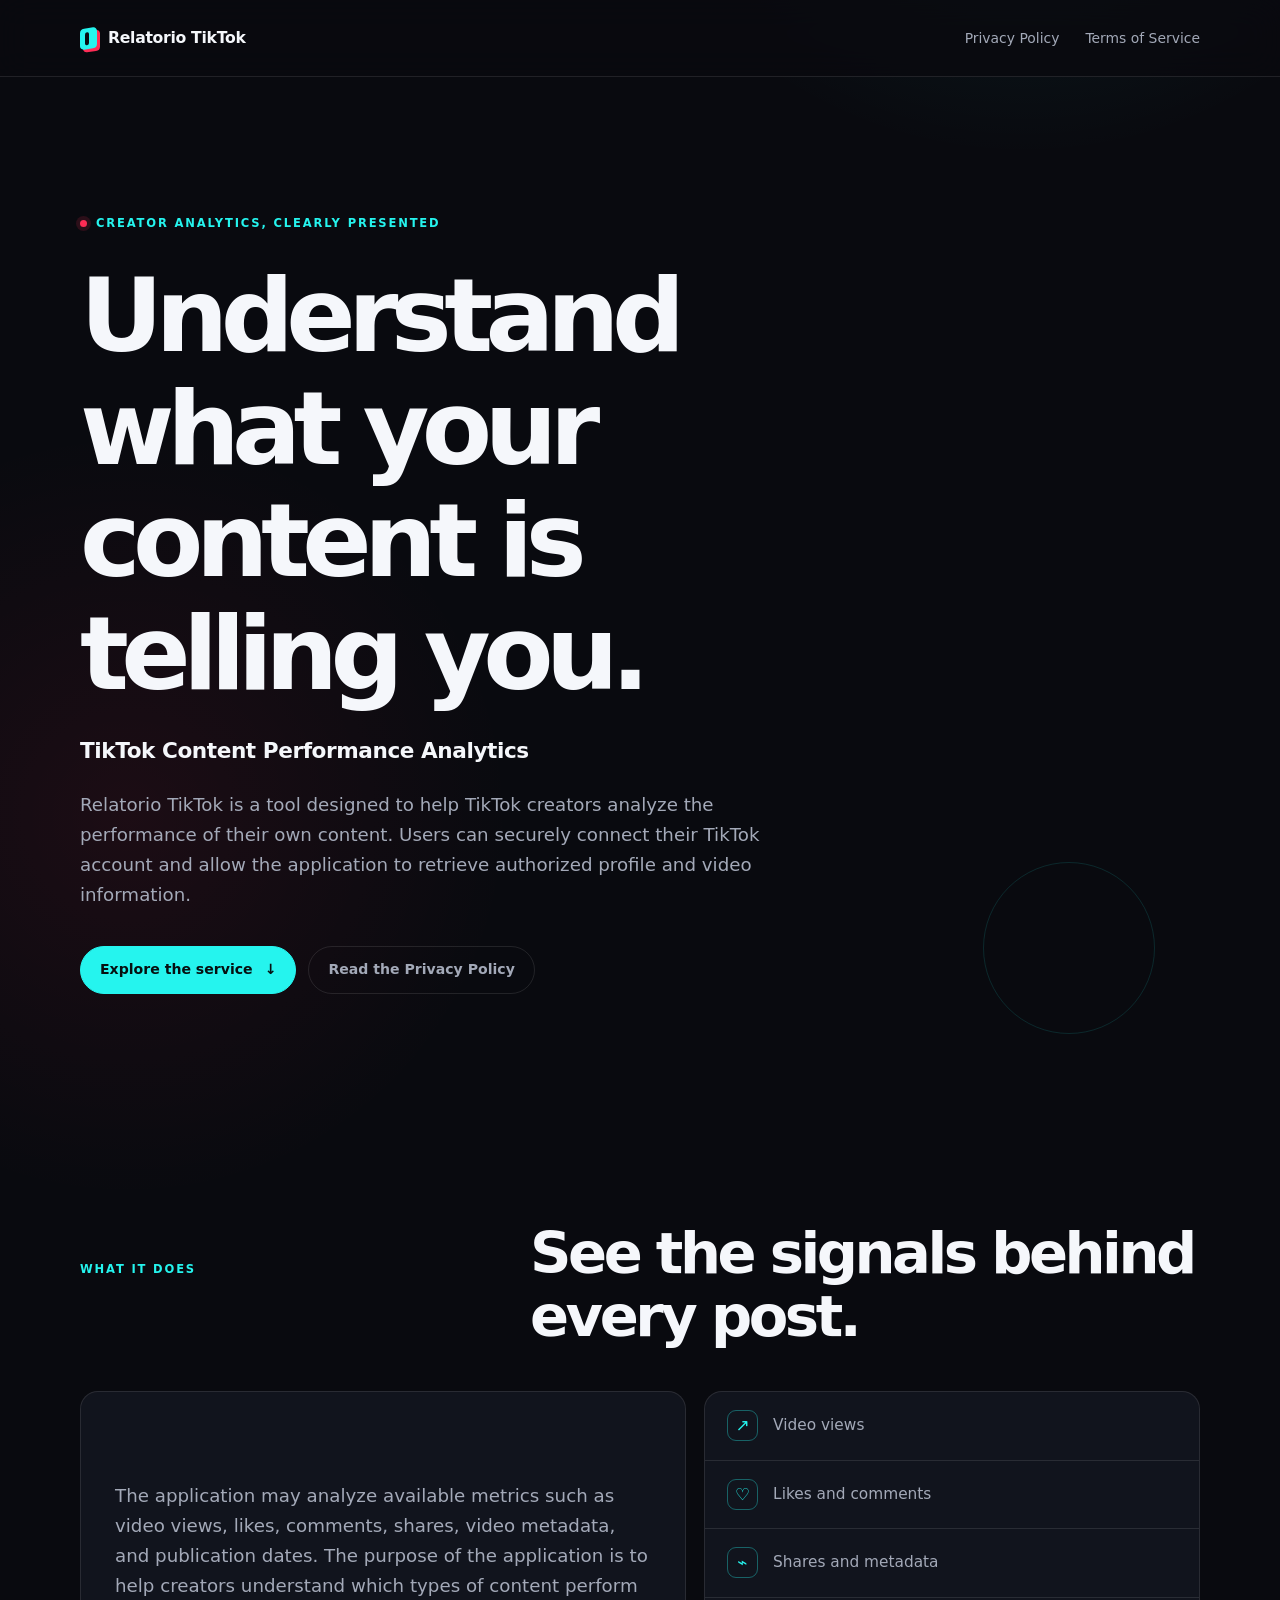
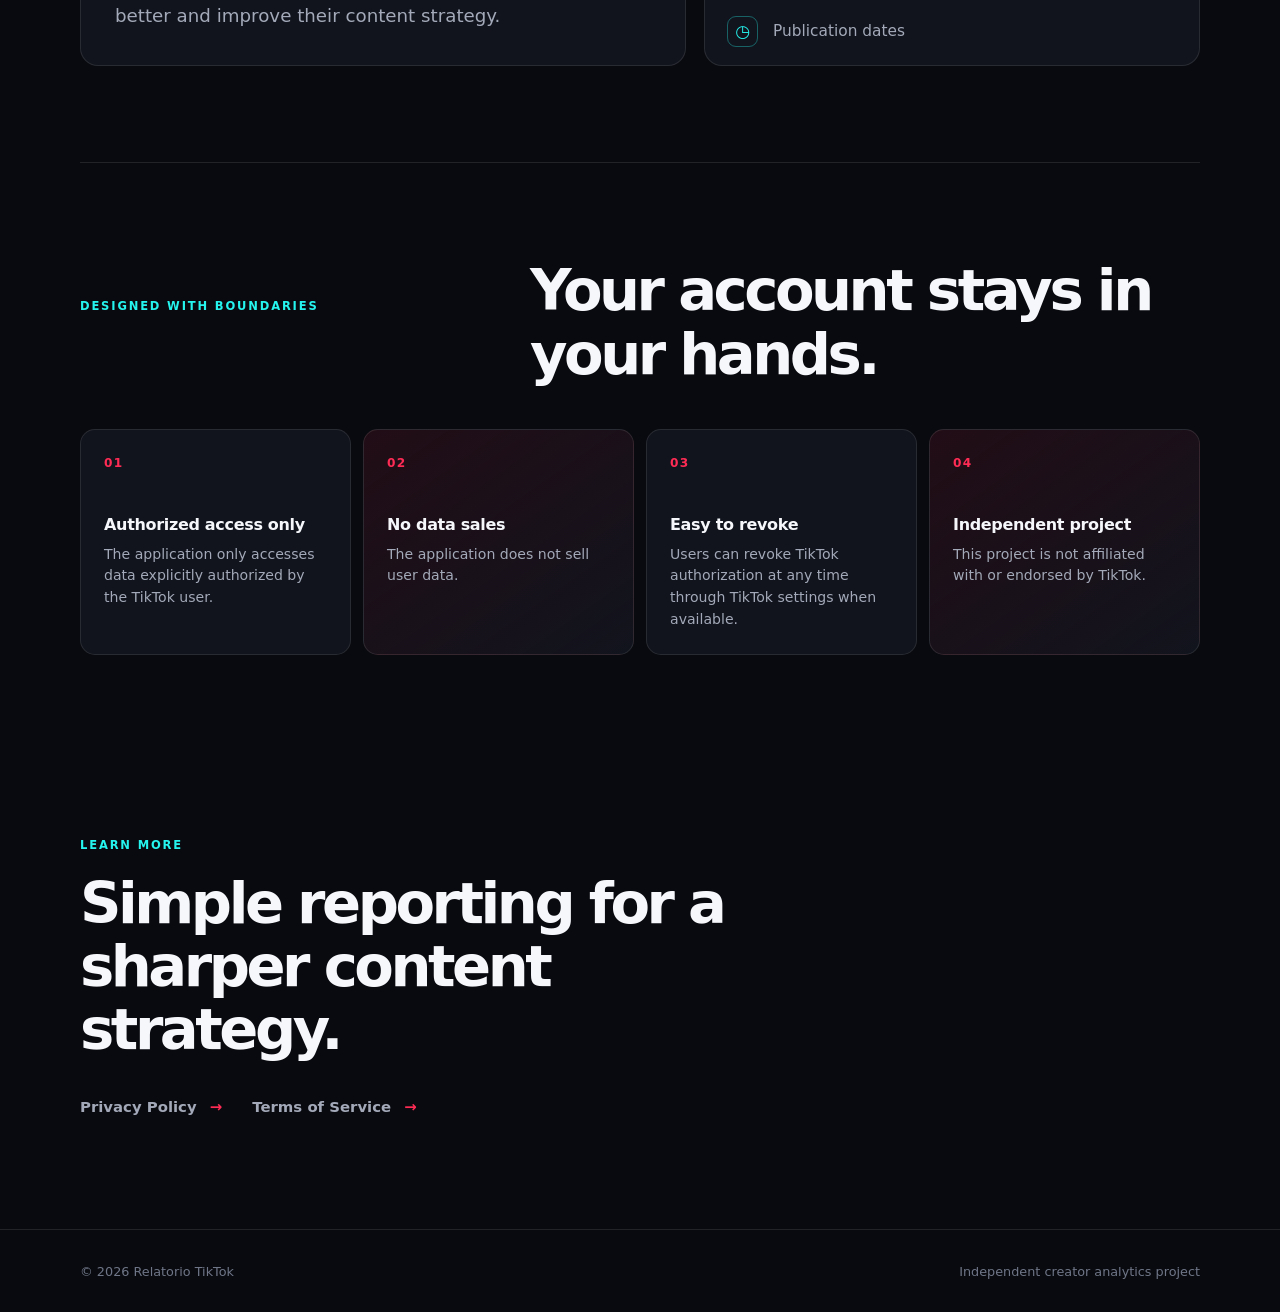
<file: index.html>
<!doctype html>
<html lang="en">
  <head>
    <meta charset="utf-8">
    <meta name="viewport" content="width=device-width, initial-scale=1">
    <meta name="description" content="Relatorio TikTok — TikTok Content Performance Analytics.">
    <title>Relatorio TikTok | Content Performance Analytics</title>
    <link rel="stylesheet" href="style.css">
  </head>
  <body>
    <header class="site-header">
      <div class="container nav-wrap">
        <a class="brand" href="index.html" aria-label="Relatorio TikTok home">
          <span class="brand-mark" aria-hidden="true"><span></span></span>
          <span>Relatorio TikTok</span>
        </a>
        <nav class="site-nav" aria-label="Primary navigation">
          <a href="privacy.html">Privacy Policy</a>
          <a href="terms.html">Terms of Service</a>
        </nav>
      </div>
    </header>

    <main>
      <section class="hero container">
        <div class="eyebrow"><span class="eyebrow-dot" aria-hidden="true"></span> Creator analytics, clearly presented</div>
        <h1>Understand what your content is telling you.</h1>
        <p class="hero-subtitle">TikTok Content Performance Analytics</p>
        <p class="hero-copy">
          Relatorio TikTok is a tool designed to help TikTok creators analyze the performance of their own content.
          Users can securely connect their TikTok account and allow the application to retrieve authorized profile and video information.
        </p>
        <div class="hero-actions">
          <a class="button button-primary" href="#about">Explore the service <span aria-hidden="true">↓</span></a>
          <a class="button button-secondary" href="privacy.html">Read the Privacy Policy</a>
        </div>
      </section>

      <section id="about" class="section container">
        <div class="section-heading">
          <p class="kicker">What it does</p>
          <h2>See the signals behind every post.</h2>
        </div>
        <div class="content-grid">
          <div class="panel panel-main">
            <p>
              The application may analyze available metrics such as video views, likes, comments, shares, video metadata,
              and publication dates. The purpose of the application is to help creators understand which types of content
              perform better and improve their content strategy.
            </p>
          </div>
          <div class="metric-list" aria-label="Available analytics examples">
            <div class="metric"><span class="metric-icon" aria-hidden="true">↗</span><span>Video views</span></div>
            <div class="metric"><span class="metric-icon" aria-hidden="true">♡</span><span>Likes and comments</span></div>
            <div class="metric"><span class="metric-icon" aria-hidden="true">⌁</span><span>Shares and metadata</span></div>
            <div class="metric"><span class="metric-icon" aria-hidden="true">◷</span><span>Publication dates</span></div>
          </div>
        </div>
      </section>

      <section class="section section-border container">
        <div class="section-heading">
          <p class="kicker">Designed with boundaries</p>
          <h2>Your account stays in your hands.</h2>
        </div>
        <div class="principles-grid">
          <article class="principle">
            <div class="principle-number">01</div>
            <h3>Authorized access only</h3>
            <p>The application only accesses data explicitly authorized by the TikTok user.</p>
          </article>
          <article class="principle">
            <div class="principle-number">02</div>
            <h3>No data sales</h3>
            <p>The application does not sell user data.</p>
          </article>
          <article class="principle">
            <div class="principle-number">03</div>
            <h3>Easy to revoke</h3>
            <p>Users can revoke TikTok authorization at any time through TikTok settings when available.</p>
          </article>
          <article class="principle">
            <div class="principle-number">04</div>
            <h3>Independent project</h3>
            <p>This project is not affiliated with or endorsed by TikTok.</p>
          </article>
        </div>
      </section>

      <section class="closing container">
        <p class="kicker">Learn more</p>
        <h2>Simple reporting for a sharper content strategy.</h2>
        <div class="closing-links">
          <a href="privacy.html">Privacy Policy <span aria-hidden="true">→</span></a>
          <a href="terms.html">Terms of Service <span aria-hidden="true">→</span></a>
        </div>
      </section>
    </main>

    <footer class="site-footer">
      <div class="container footer-wrap">
        <p>© 2026 Relatorio TikTok</p>
        <p>Independent creator analytics project</p>
      </div>
    </footer>
  </body>
</html>
</file>
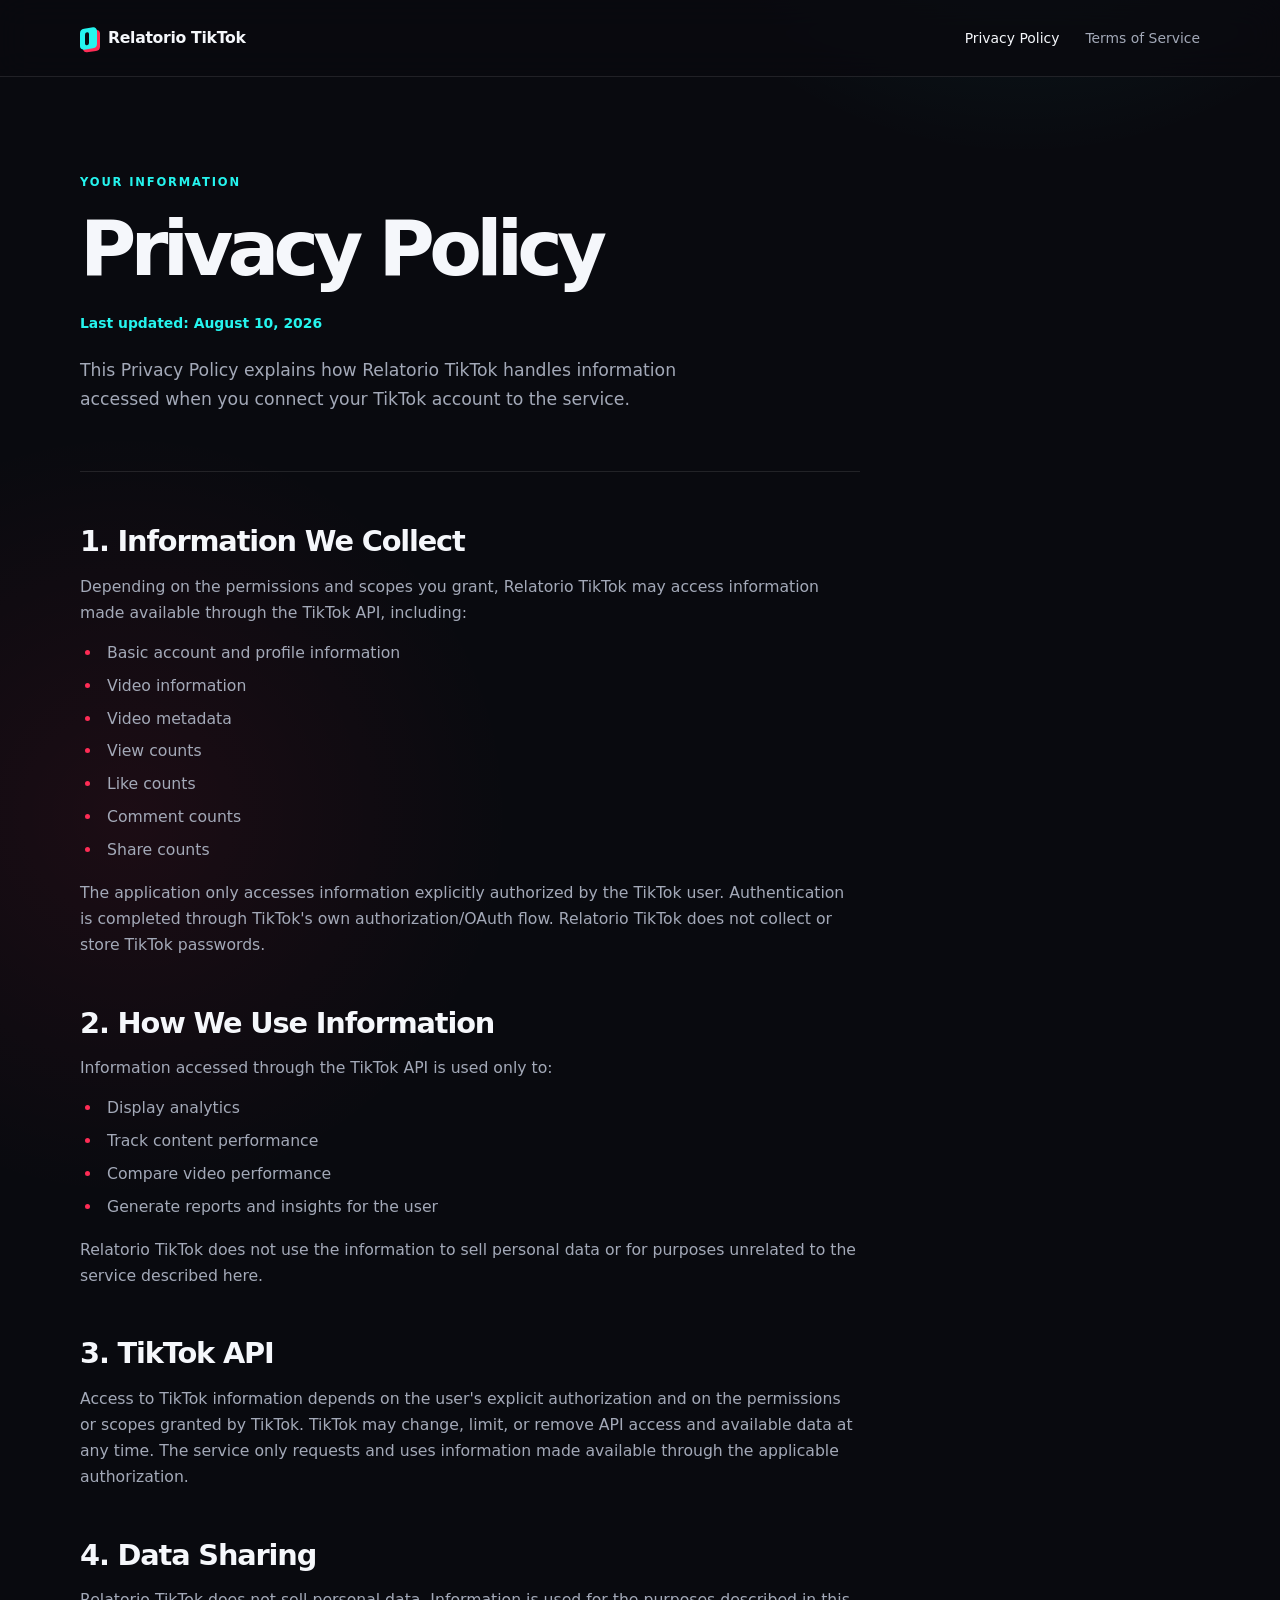
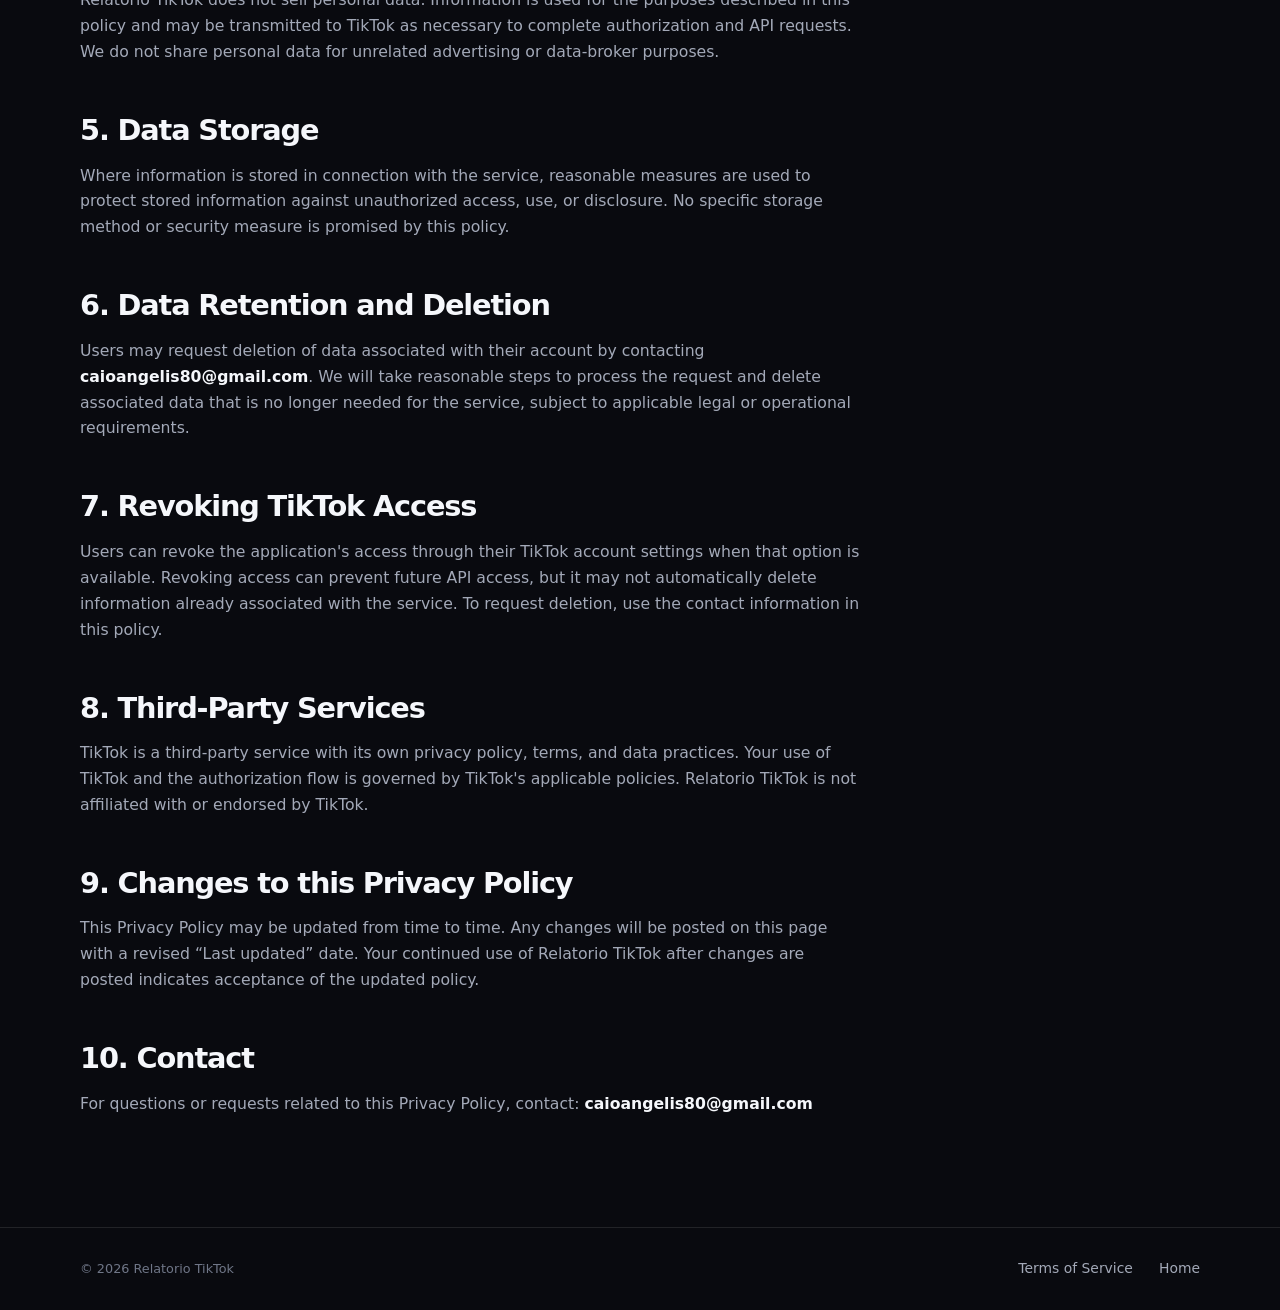
<file: privacy.html>
<!doctype html>
<html lang="en">
  <head>
    <meta charset="utf-8">
    <meta name="viewport" content="width=device-width, initial-scale=1">
    <meta name="description" content="Privacy Policy for Relatorio TikTok.">
    <title>Privacy Policy | Relatorio TikTok</title>
    <link rel="stylesheet" href="style.css">
  </head>
  <body>
    <header class="site-header">
      <div class="container nav-wrap">
        <a class="brand" href="index.html" aria-label="Relatorio TikTok home">
          <span class="brand-mark" aria-hidden="true"><span></span></span>
          <span>Relatorio TikTok</span>
        </a>
        <nav class="site-nav" aria-label="Primary navigation">
          <a href="privacy.html" aria-current="page">Privacy Policy</a>
          <a href="terms.html">Terms of Service</a>
        </nav>
      </div>
    </header>

    <main class="legal-page container">
      <div class="legal-intro">
        <p class="kicker">Your information</p>
        <h1>Privacy Policy</h1>
        <p class="last-updated">Last updated: August 10, 2026</p>
        <p>This Privacy Policy explains how Relatorio TikTok handles information accessed when you connect your TikTok account to the service.</p>
      </div>

      <article class="legal-content">
        <section>
          <h2>1. Information We Collect</h2>
          <p>Depending on the permissions and scopes you grant, Relatorio TikTok may access information made available through the TikTok API, including:</p>
          <ul>
            <li>Basic account and profile information</li>
            <li>Video information</li>
            <li>Video metadata</li>
            <li>View counts</li>
            <li>Like counts</li>
            <li>Comment counts</li>
            <li>Share counts</li>
          </ul>
          <p>The application only accesses information explicitly authorized by the TikTok user. Authentication is completed through TikTok's own authorization/OAuth flow. Relatorio TikTok does not collect or store TikTok passwords.</p>
        </section>

        <section>
          <h2>2. How We Use Information</h2>
          <p>Information accessed through the TikTok API is used only to:</p>
          <ul>
            <li>Display analytics</li>
            <li>Track content performance</li>
            <li>Compare video performance</li>
            <li>Generate reports and insights for the user</li>
          </ul>
          <p>Relatorio TikTok does not use the information to sell personal data or for purposes unrelated to the service described here.</p>
        </section>

        <section>
          <h2>3. TikTok API</h2>
          <p>Access to TikTok information depends on the user's explicit authorization and on the permissions or scopes granted by TikTok. TikTok may change, limit, or remove API access and available data at any time. The service only requests and uses information made available through the applicable authorization.</p>
        </section>

        <section>
          <h2>4. Data Sharing</h2>
          <p>Relatorio TikTok does not sell personal data. Information is used for the purposes described in this policy and may be transmitted to TikTok as necessary to complete authorization and API requests. We do not share personal data for unrelated advertising or data-broker purposes.</p>
        </section>

        <section>
          <h2>5. Data Storage</h2>
          <p>Where information is stored in connection with the service, reasonable measures are used to protect stored information against unauthorized access, use, or disclosure. No specific storage method or security measure is promised by this policy.</p>
        </section>

        <section>
          <h2>6. Data Retention and Deletion</h2>
          <p>Users may request deletion of data associated with their account by contacting <span class="placeholder">caioangelis80@gmail.com</span>. We will take reasonable steps to process the request and delete associated data that is no longer needed for the service, subject to applicable legal or operational requirements.</p>
        </section>

        <section>
          <h2>7. Revoking TikTok Access</h2>
          <p>Users can revoke the application's access through their TikTok account settings when that option is available. Revoking access can prevent future API access, but it may not automatically delete information already associated with the service. To request deletion, use the contact information in this policy.</p>
        </section>

        <section>
          <h2>8. Third-Party Services</h2>
          <p>TikTok is a third-party service with its own privacy policy, terms, and data practices. Your use of TikTok and the authorization flow is governed by TikTok's applicable policies. Relatorio TikTok is not affiliated with or endorsed by TikTok.</p>
        </section>

        <section>
          <h2>9. Changes to this Privacy Policy</h2>
          <p>This Privacy Policy may be updated from time to time. Any changes will be posted on this page with a revised “Last updated” date. Your continued use of Relatorio TikTok after changes are posted indicates acceptance of the updated policy.</p>
        </section>

        <section>
          <h2>10. Contact</h2>
          <p>For questions or requests related to this Privacy Policy, contact: <span class="placeholder">caioangelis80@gmail.com</span></p>
        </section>
      </article>
    </main>

    <footer class="site-footer">
      <div class="container footer-wrap">
        <p>© 2026 Relatorio TikTok</p>
        <div class="footer-links"><a href="terms.html">Terms of Service</a><a href="index.html">Home</a></div>
      </div>
    </footer>
  </body>
</html>
</file>
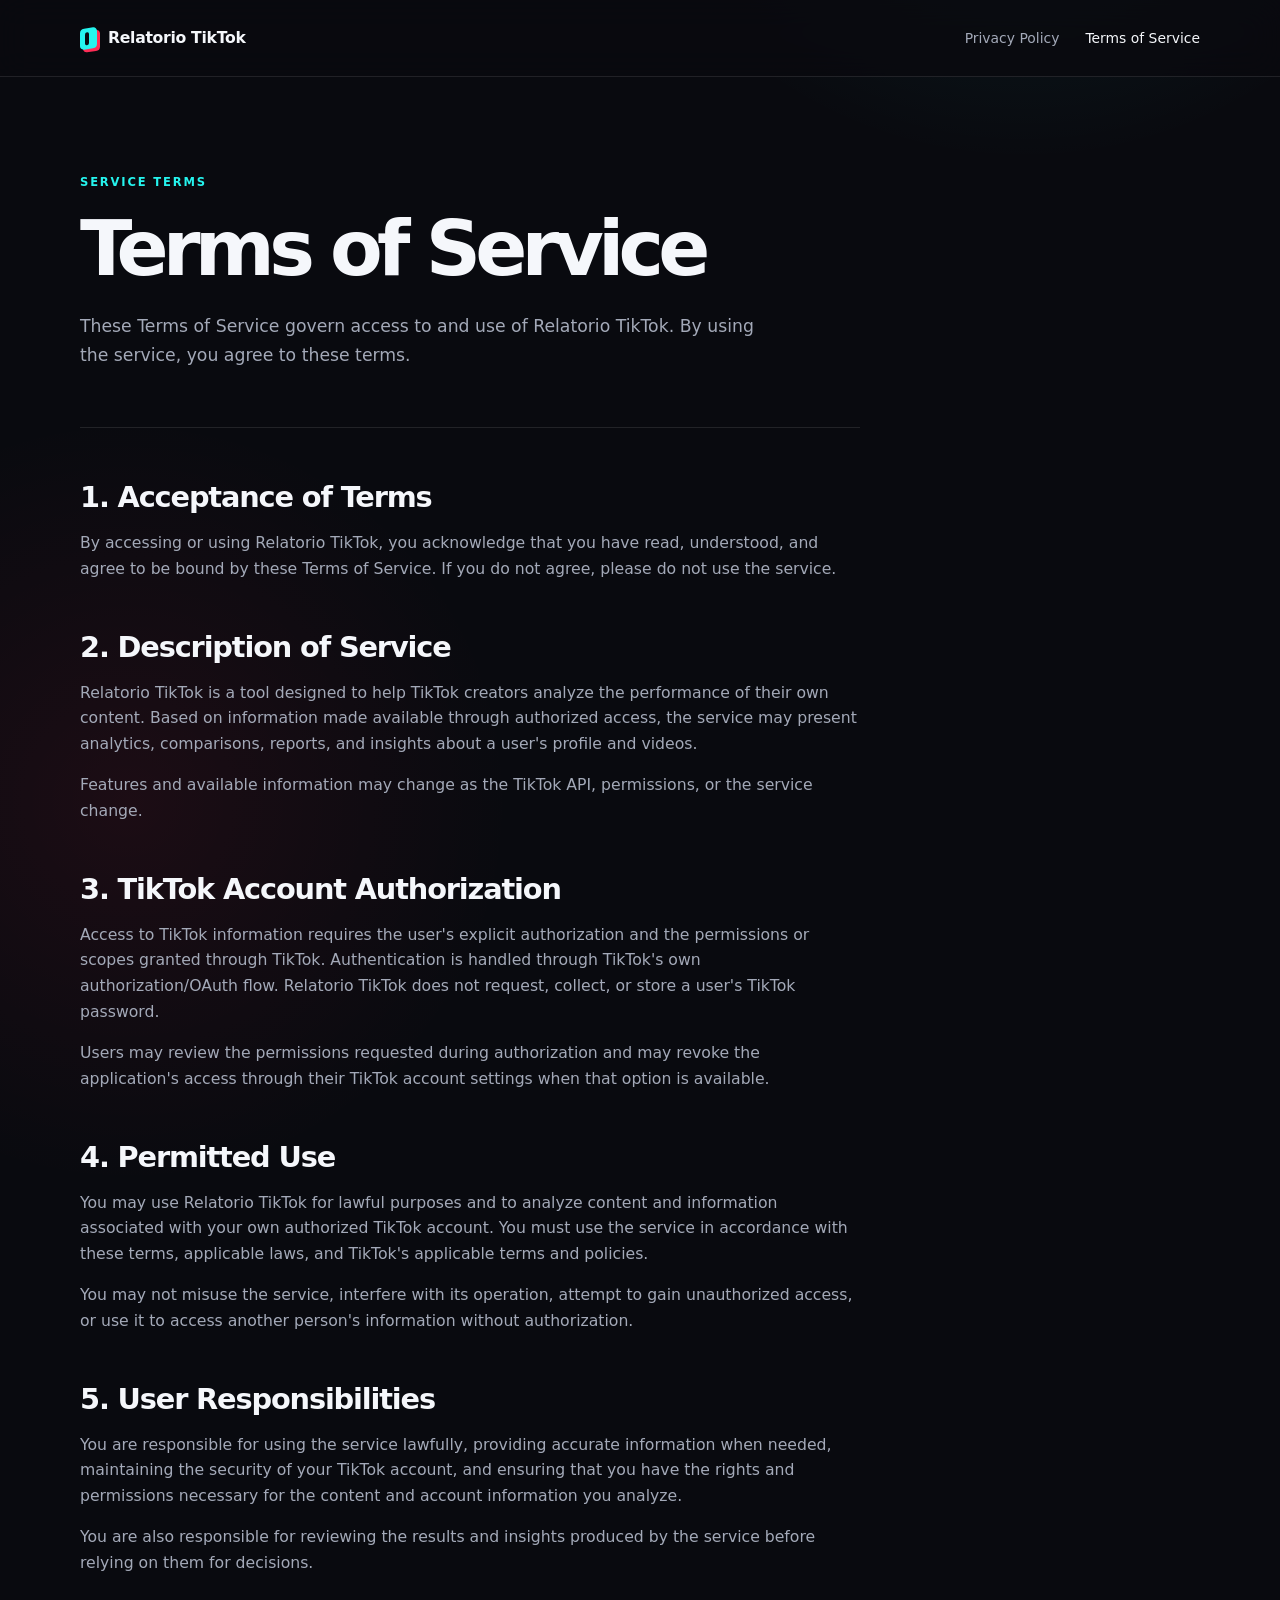
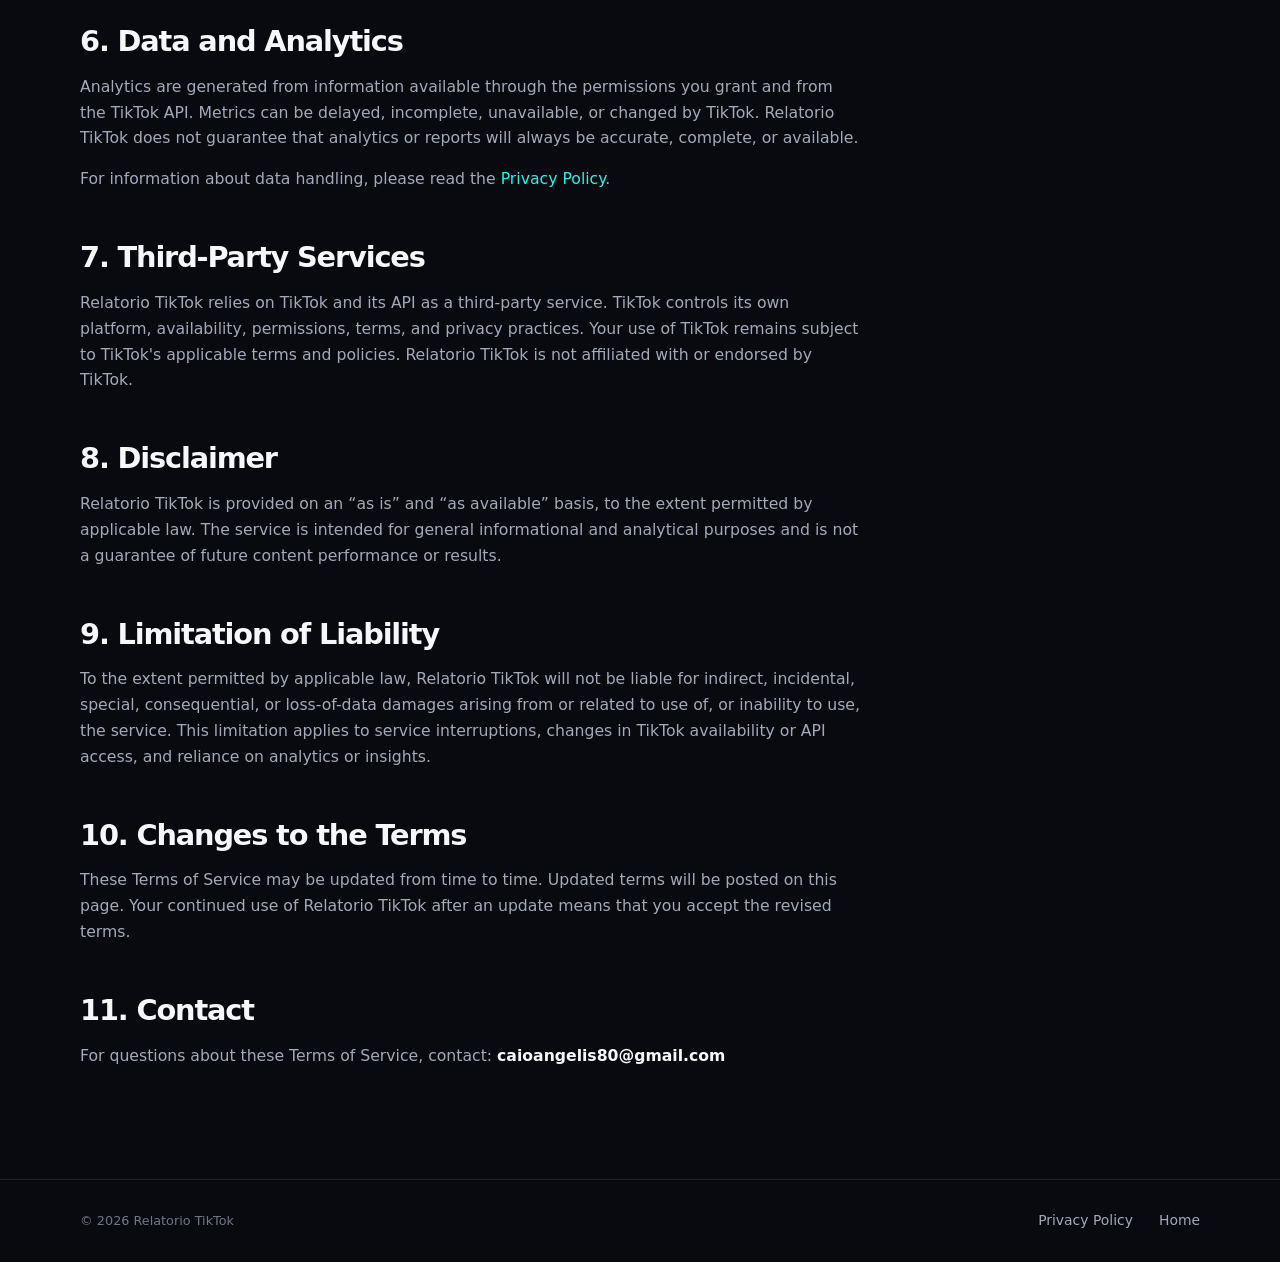
<file: terms.html>
<!doctype html>
<html lang="en">
  <head>
    <meta charset="utf-8">
    <meta name="viewport" content="width=device-width, initial-scale=1">
    <meta name="description" content="Terms of Service for Relatorio TikTok.">
    <title>Terms of Service | Relatorio TikTok</title>
    <link rel="stylesheet" href="style.css">
  </head>
  <body>
    <header class="site-header">
      <div class="container nav-wrap">
        <a class="brand" href="index.html" aria-label="Relatorio TikTok home">
          <span class="brand-mark" aria-hidden="true"><span></span></span>
          <span>Relatorio TikTok</span>
        </a>
        <nav class="site-nav" aria-label="Primary navigation">
          <a href="privacy.html">Privacy Policy</a>
          <a href="terms.html" aria-current="page">Terms of Service</a>
        </nav>
      </div>
    </header>

    <main class="legal-page container">
      <div class="legal-intro">
        <p class="kicker">Service terms</p>
        <h1>Terms of Service</h1>
        <p>These Terms of Service govern access to and use of Relatorio TikTok. By using the service, you agree to these terms.</p>
      </div>

      <article class="legal-content">
        <section>
          <h2>1. Acceptance of Terms</h2>
          <p>By accessing or using Relatorio TikTok, you acknowledge that you have read, understood, and agree to be bound by these Terms of Service. If you do not agree, please do not use the service.</p>
        </section>

        <section>
          <h2>2. Description of Service</h2>
          <p>Relatorio TikTok is a tool designed to help TikTok creators analyze the performance of their own content. Based on information made available through authorized access, the service may present analytics, comparisons, reports, and insights about a user's profile and videos.</p>
          <p>Features and available information may change as the TikTok API, permissions, or the service change.</p>
        </section>

        <section>
          <h2>3. TikTok Account Authorization</h2>
          <p>Access to TikTok information requires the user's explicit authorization and the permissions or scopes granted through TikTok. Authentication is handled through TikTok's own authorization/OAuth flow. Relatorio TikTok does not request, collect, or store a user's TikTok password.</p>
          <p>Users may review the permissions requested during authorization and may revoke the application's access through their TikTok account settings when that option is available.</p>
        </section>

        <section>
          <h2>4. Permitted Use</h2>
          <p>You may use Relatorio TikTok for lawful purposes and to analyze content and information associated with your own authorized TikTok account. You must use the service in accordance with these terms, applicable laws, and TikTok's applicable terms and policies.</p>
          <p>You may not misuse the service, interfere with its operation, attempt to gain unauthorized access, or use it to access another person's information without authorization.</p>
        </section>

        <section>
          <h2>5. User Responsibilities</h2>
          <p>You are responsible for using the service lawfully, providing accurate information when needed, maintaining the security of your TikTok account, and ensuring that you have the rights and permissions necessary for the content and account information you analyze.</p>
          <p>You are also responsible for reviewing the results and insights produced by the service before relying on them for decisions.</p>
        </section>

        <section>
          <h2>6. Data and Analytics</h2>
          <p>Analytics are generated from information available through the permissions you grant and from the TikTok API. Metrics can be delayed, incomplete, unavailable, or changed by TikTok. Relatorio TikTok does not guarantee that analytics or reports will always be accurate, complete, or available.</p>
          <p>For information about data handling, please read the <a href="privacy.html">Privacy Policy</a>.</p>
        </section>

        <section>
          <h2>7. Third-Party Services</h2>
          <p>Relatorio TikTok relies on TikTok and its API as a third-party service. TikTok controls its own platform, availability, permissions, terms, and privacy practices. Your use of TikTok remains subject to TikTok's applicable terms and policies. Relatorio TikTok is not affiliated with or endorsed by TikTok.</p>
        </section>

        <section>
          <h2>8. Disclaimer</h2>
          <p>Relatorio TikTok is provided on an “as is” and “as available” basis, to the extent permitted by applicable law. The service is intended for general informational and analytical purposes and is not a guarantee of future content performance or results.</p>
        </section>

        <section>
          <h2>9. Limitation of Liability</h2>
          <p>To the extent permitted by applicable law, Relatorio TikTok will not be liable for indirect, incidental, special, consequential, or loss-of-data damages arising from or related to use of, or inability to use, the service. This limitation applies to service interruptions, changes in TikTok availability or API access, and reliance on analytics or insights.</p>
        </section>

        <section>
          <h2>10. Changes to the Terms</h2>
          <p>These Terms of Service may be updated from time to time. Updated terms will be posted on this page. Your continued use of Relatorio TikTok after an update means that you accept the revised terms.</p>
        </section>

        <section>
          <h2>11. Contact</h2>
          <p>For questions about these Terms of Service, contact: <span class="placeholder">caioangelis80@gmail.com</span></p>
        </section>
      </article>
    </main>

    <footer class="site-footer">
      <div class="container footer-wrap">
        <p>© 2026 Relatorio TikTok</p>
        <div class="footer-links"><a href="privacy.html">Privacy Policy</a><a href="index.html">Home</a></div>
      </div>
    </footer>
  </body>
</html>
</file>
<file: style.css>
:root {
  color-scheme: dark;
  --bg: #090a0f;
  --bg-soft: #10121a;
  --surface: rgba(20, 23, 33, 0.8);
  --surface-strong: #171a25;
  --text: #f5f7fb;
  --muted: #a3a9b8;
  --faint: #6f7687;
  --line: rgba(255, 255, 255, 0.1);
  --cyan: #25f4ee;
  --pink: #fe2c55;
  --max-width: 1120px;
}

* {
  box-sizing: border-box;
}

html {
  scroll-behavior: smooth;
}

body {
  min-width: 320px;
  margin: 0;
  background:
    radial-gradient(circle at 80% -10%, rgba(37, 244, 238, 0.12), transparent 28rem),
    radial-gradient(circle at 10% 28%, rgba(254, 44, 85, 0.08), transparent 24rem),
    var(--bg);
  color: var(--text);
  font-family: Inter, ui-sans-serif, system-ui, -apple-system, BlinkMacSystemFont, "Segoe UI", sans-serif;
  line-height: 1.65;
  -webkit-font-smoothing: antialiased;
}

a {
  color: inherit;
  text-decoration: none;
}

a:focus-visible {
  outline: 2px solid var(--cyan);
  outline-offset: 4px;
}

.container {
  width: min(var(--max-width), calc(100% - 48px));
  margin-inline: auto;
}

.site-header {
  border-bottom: 1px solid var(--line);
  background: rgba(9, 10, 15, 0.78);
  backdrop-filter: blur(16px);
}

.nav-wrap,
.footer-wrap {
  display: flex;
  align-items: center;
  justify-content: space-between;
  gap: 24px;
}

.nav-wrap {
  min-height: 76px;
}

.brand {
  display: inline-flex;
  align-items: center;
  gap: 11px;
  font-size: 0.98rem;
  font-weight: 750;
  letter-spacing: -0.02em;
  white-space: nowrap;
}

.brand-mark {
  position: relative;
  display: inline-block;
  width: 17px;
  height: 21px;
  border-radius: 4px;
  background: var(--cyan);
  transform: skewY(-8deg);
  box-shadow: 3px 3px 0 var(--pink);
}

.brand-mark span {
  position: absolute;
  top: 4px;
  left: 5px;
  width: 4px;
  height: 13px;
  border-radius: 3px;
  background: var(--bg);
}

.site-nav,
.footer-links {
  display: flex;
  align-items: center;
  gap: 26px;
  color: var(--muted);
  font-size: 0.87rem;
}

.site-nav a,
.footer-links a,
.closing-links a {
  transition: color 180ms ease;
}

.site-nav a:hover,
.footer-links a:hover,
.closing-links a:hover {
  color: var(--text);
}

.site-nav a[aria-current="page"] {
  color: var(--text);
}

.hero {
  position: relative;
  padding-top: 132px;
  padding-bottom: 132px;
}

.hero::after {
  position: absolute;
  right: 4%;
  bottom: 92px;
  width: 170px;
  height: 170px;
  border: 1px solid rgba(37, 244, 238, 0.2);
  border-radius: 50%;
  content: "";
  opacity: 0.65;
  pointer-events: none;
}

.eyebrow,
.kicker {
  color: var(--cyan);
  font-size: 0.72rem;
  font-weight: 800;
  letter-spacing: 0.16em;
  text-transform: uppercase;
}

.eyebrow {
  display: inline-flex;
  align-items: center;
  gap: 9px;
  margin-bottom: 27px;
}

.eyebrow-dot {
  width: 7px;
  height: 7px;
  border-radius: 50%;
  background: var(--pink);
  box-shadow: 0 0 0 4px rgba(254, 44, 85, 0.14);
}

h1,
h2,
h3,
p {
  margin-top: 0;
}

h1,
h2,
h3 {
  line-height: 1.1;
}

h1 {
  max-width: 760px;
  margin-bottom: 22px;
  font-size: clamp(3rem, 8vw, 6.7rem);
  font-weight: 800;
  letter-spacing: -0.075em;
}

.hero-subtitle {
  margin-bottom: 22px;
  color: var(--text);
  font-size: clamp(1.05rem, 2vw, 1.35rem);
  font-weight: 650;
  letter-spacing: -0.02em;
}

.hero-copy {
  max-width: 680px;
  margin-bottom: 35px;
  color: var(--muted);
  font-size: clamp(1rem, 1.6vw, 1.14rem);
}

.hero-actions {
  display: flex;
  flex-wrap: wrap;
  gap: 12px;
}

.button {
  display: inline-flex;
  align-items: center;
  justify-content: center;
  min-height: 48px;
  padding: 0 19px;
  border: 1px solid var(--line);
  border-radius: 999px;
  font-size: 0.88rem;
  font-weight: 700;
  transition: transform 180ms ease, border-color 180ms ease, background 180ms ease;
}

.button:hover {
  transform: translateY(-2px);
}

.button-primary {
  gap: 12px;
  border-color: var(--cyan);
  background: var(--cyan);
  color: #061011;
}

.button-primary:hover {
  background: #7ffffb;
}

.button-secondary {
  color: var(--muted);
}

.button-secondary:hover {
  border-color: rgba(255, 255, 255, 0.3);
  color: var(--text);
}

.section {
  padding-top: 96px;
  padding-bottom: 96px;
}

.section-border {
  border-top: 1px solid var(--line);
}

.section-heading {
  display: flex;
  align-items: baseline;
  justify-content: space-between;
  gap: 30px;
  margin-bottom: 43px;
}

.kicker {
  flex: 0 0 auto;
  margin-bottom: 0;
}

h2 {
  max-width: 670px;
  margin-bottom: 0;
  font-size: clamp(2rem, 4.5vw, 4rem);
  font-weight: 750;
  letter-spacing: -0.06em;
}

.content-grid {
  display: grid;
  grid-template-columns: minmax(0, 1.1fr) minmax(260px, 0.9fr);
  gap: 18px;
}

.panel,
.metric-list,
.principle {
  border: 1px solid var(--line);
  background: var(--surface);
}

.panel {
  display: flex;
  align-items: flex-end;
  min-height: 275px;
  padding: 34px;
  border-radius: 18px;
}

.panel p {
  max-width: 590px;
  margin-bottom: 0;
  color: var(--muted);
  font-size: 1.14rem;
}

.metric-list {
  display: grid;
  border-radius: 18px;
  overflow: hidden;
}

.metric {
  display: flex;
  align-items: center;
  gap: 15px;
  padding: 18px 22px;
  border-bottom: 1px solid var(--line);
  color: var(--muted);
  font-size: 0.96rem;
}

.metric:last-child {
  border-bottom: 0;
}

.metric-icon {
  display: inline-grid;
  width: 31px;
  height: 31px;
  place-items: center;
  border: 1px solid rgba(37, 244, 238, 0.35);
  border-radius: 9px;
  color: var(--cyan);
  font-size: 1.05rem;
}

.principles-grid {
  display: grid;
  grid-template-columns: repeat(4, 1fr);
  gap: 12px;
}

.principle {
  min-height: 225px;
  padding: 23px;
  border-radius: 15px;
}

.principle:nth-child(2n) {
  background: linear-gradient(145deg, rgba(254, 44, 85, 0.1), var(--surface));
}

.principle-number {
  margin-bottom: 43px;
  color: var(--pink);
  font-size: 0.76rem;
  font-weight: 800;
  letter-spacing: 0.1em;
}

.principle h3 {
  margin-bottom: 10px;
  font-size: 1rem;
  letter-spacing: -0.02em;
}

.principle p {
  margin-bottom: 0;
  color: var(--muted);
  font-size: 0.88rem;
  line-height: 1.55;
}

.closing {
  padding-top: 85px;
  padding-bottom: 110px;
}

.closing h2 {
  max-width: 720px;
  margin-top: 17px;
  margin-bottom: 33px;
}

.closing-links {
  display: flex;
  flex-wrap: wrap;
  gap: 30px;
  color: var(--muted);
  font-size: 0.93rem;
  font-weight: 650;
}

.closing-links a span {
  display: inline-block;
  margin-left: 8px;
  color: var(--pink);
  transition: transform 180ms ease;
}

.closing-links a:hover span {
  transform: translateX(4px);
}

.site-footer {
  border-top: 1px solid var(--line);
  color: var(--faint);
  font-size: 0.8rem;
}

.footer-wrap {
  min-height: 82px;
}

.footer-wrap p {
  margin-bottom: 0;
}

.legal-page {
  padding-top: 96px;
  padding-bottom: 110px;
}

.legal-intro {
  max-width: 780px;
  padding-bottom: 58px;
  border-bottom: 1px solid var(--line);
}

.legal-intro h1 {
  margin-top: 15px;
  margin-bottom: 21px;
  font-size: clamp(2.8rem, 6vw, 5.4rem);
}

.legal-intro > p:last-child {
  max-width: 680px;
  margin-bottom: 0;
  color: var(--muted);
  font-size: 1.08rem;
}

.legal-intro .last-updated {
  margin-bottom: 21px;
  color: var(--cyan);
  font-size: 0.87rem;
  font-weight: 650;
}

.legal-content {
  max-width: 780px;
  padding-top: 54px;
}

.legal-content section {
  margin-bottom: 50px;
}

.legal-content section:last-child {
  margin-bottom: 0;
}

.legal-content h2 {
  margin-bottom: 16px;
  font-size: clamp(1.35rem, 2.6vw, 1.8rem);
  letter-spacing: -0.04em;
}

.legal-content p,
.legal-content li {
  color: var(--muted);
  font-size: 0.98rem;
}

.legal-content p {
  margin-bottom: 15px;
}

.legal-content p:last-child {
  margin-bottom: 0;
}

.legal-content ul {
  margin: -1px 0 17px;
  padding-left: 22px;
}

.legal-content li {
  margin-bottom: 7px;
  padding-left: 5px;
}

.legal-content li::marker {
  color: var(--pink);
}

.legal-content a {
  color: var(--cyan);
}

.legal-content a:hover {
  color: #9ffffc;
  text-decoration: underline;
  text-underline-offset: 3px;
}

.placeholder {
  color: var(--text);
  font-weight: 700;
}

@media (max-width: 780px) {
  .container {
    width: min(var(--max-width), calc(100% - 32px));
  }

  .nav-wrap {
    align-items: flex-start;
    flex-direction: column;
    gap: 15px;
    padding-top: 20px;
    padding-bottom: 20px;
  }

  .site-nav {
    gap: 18px;
    font-size: 0.8rem;
  }

  .hero {
    padding-top: 82px;
    padding-bottom: 84px;
  }

  .hero::after {
    right: -55px;
    bottom: 38px;
    width: 130px;
    height: 130px;
  }

  .section {
    padding-top: 70px;
    padding-bottom: 70px;
  }

  .section-heading {
    display: block;
    margin-bottom: 28px;
  }

  .section-heading h2 {
    margin-top: 15px;
  }

  .content-grid,
  .principles-grid {
    grid-template-columns: 1fr;
  }

  .panel {
    min-height: 0;
    padding: 25px;
  }

  .principle {
    min-height: 0;
  }

  .principle-number {
    margin-bottom: 25px;
  }

  .closing {
    padding-top: 68px;
    padding-bottom: 78px;
  }

  .legal-page {
    padding-top: 67px;
    padding-bottom: 80px;
  }

  .legal-intro {
    padding-bottom: 40px;
  }

  .legal-content {
    padding-top: 40px;
  }

  .legal-content section {
    margin-bottom: 40px;
  }

  .footer-wrap {
    align-items: flex-start;
    flex-direction: column;
    justify-content: center;
    gap: 6px;
    min-height: 100px;
  }
}

@media (prefers-reduced-motion: reduce) {
  html {
    scroll-behavior: auto;
  }

  *,
  *::before,
  *::after {
    transition-duration: 0.01ms !important;
  }
}
</file>
